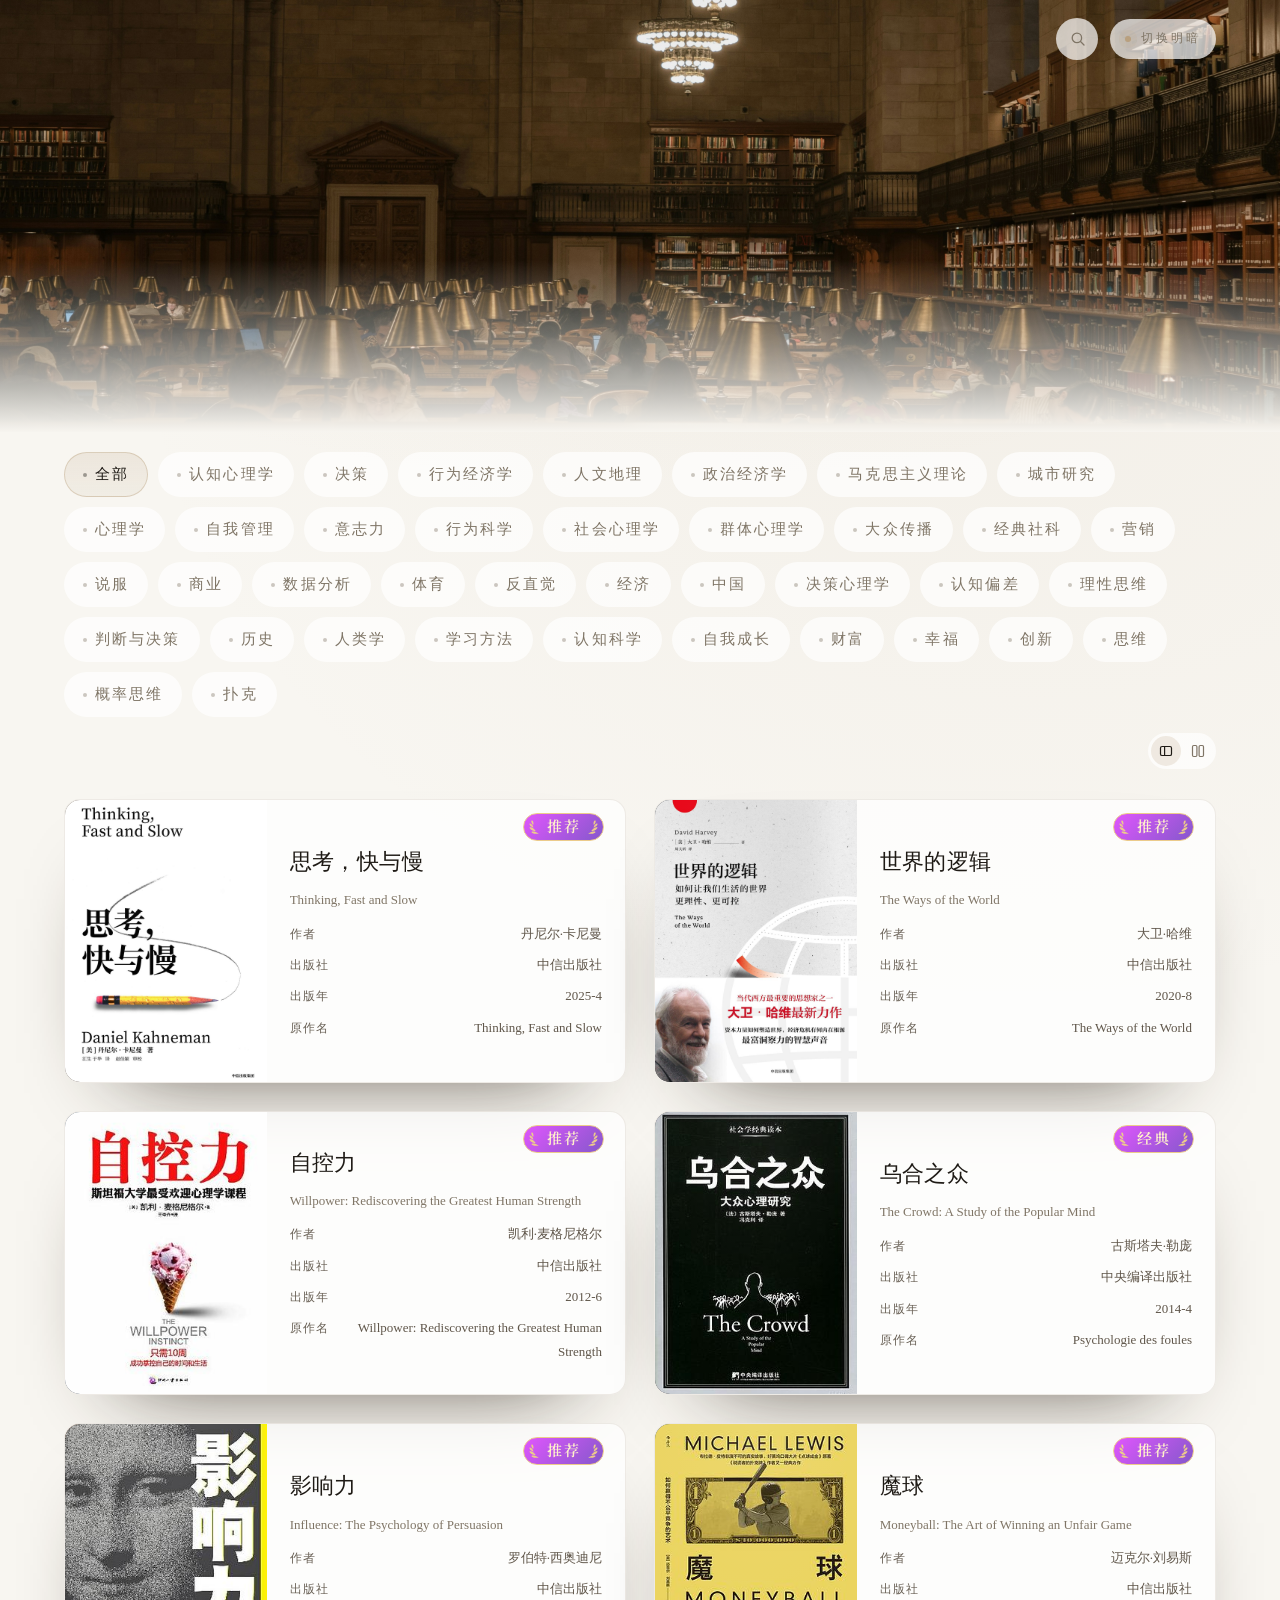
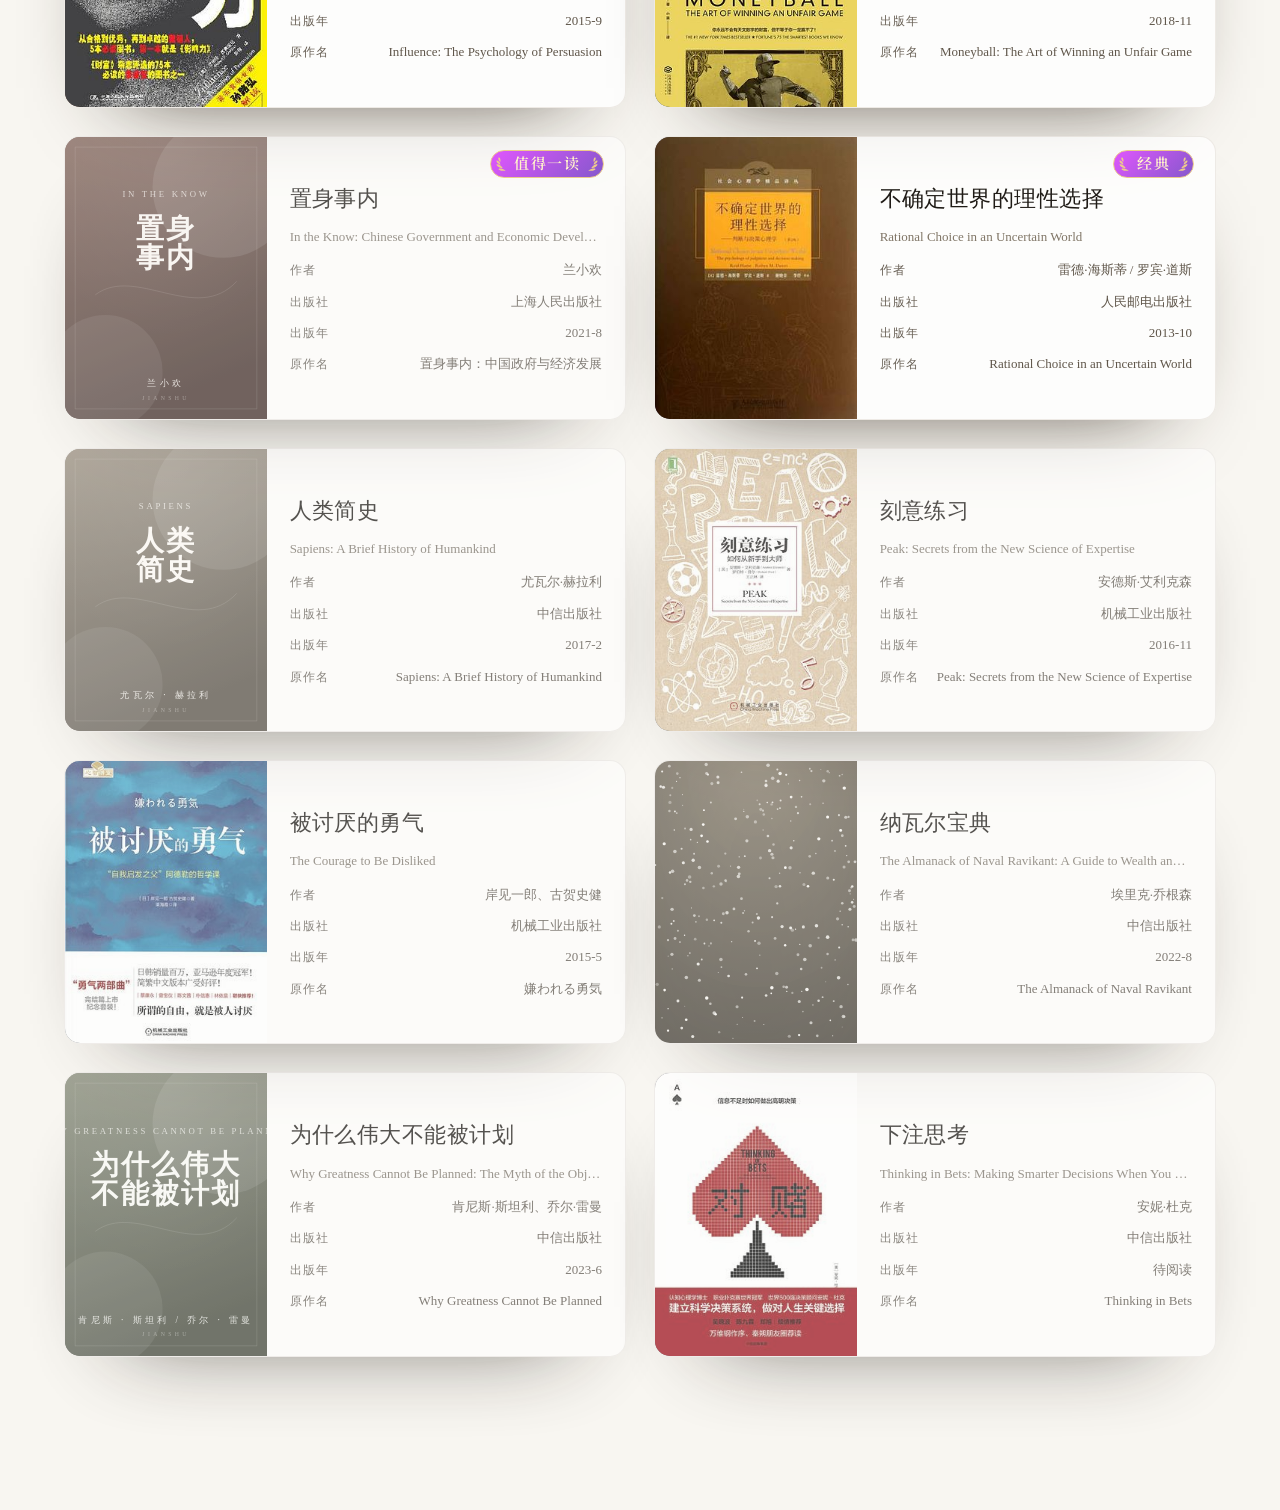
<file: index.html>
<!DOCTYPE html>
<html lang="zh-CN">
<head>
  <meta charset="UTF-8">
  <meta name="viewport" content="width=device-width, initial-scale=1.0">
  <title>荐书</title>
  <link rel="preconnect" href="https://fonts.googleapis.com">
  <link rel="preconnect" href="https://fonts.gstatic.com" crossorigin>
  <link href="https://fonts.googleapis.com/css2?family=Cormorant+Garamond:wght@400;500;600;700&family=Inter:wght@400;500;600&family=Lora:wght@400;500;600&family=Noto+Serif+SC:wght@400;500;600;700&display=swap" rel="stylesheet">
  <link rel="stylesheet" href="css/tokens.css">
  <link rel="stylesheet" href="css/base.css">
  <link rel="stylesheet" href="css/components.css">
  <link rel="stylesheet" href="css/shelf.css">
  <link rel="stylesheet" href="css/shelf-spoiler.css">
</head>
<body>
  <div class="page-banner page-banner--home" data-page-banner>
    <div class="page-banner__image" data-banner-image></div>
    <div class="page-banner__overlay"></div>
    <div class="page-banner__fade"></div>
  </div>
  <header class="site-header" data-site-header>
    <div class="site-header__bar" data-header-bar>
      <div class="site-header__lead" data-header-lead></div>
      <div class="site-header__search" data-search-slot>
        <form class="search" role="search" data-search-form>
          <button class="search__toggle" type="button" data-search-toggle
                  aria-label="搜索书籍" aria-expanded="false" aria-controls="site-search">
            <svg class="search__icon" width="16" height="16" viewBox="0 0 16 16" fill="none" aria-hidden="true">
              <circle cx="6.9" cy="6.9" r="4.7" stroke="currentColor" stroke-width="1.3"/>
              <path d="M10.5 10.5 14 14" stroke="currentColor" stroke-width="1.3" stroke-linecap="round"/>
            </svg>
          </button>
          <input class="search__input" id="site-search" name="q" type="search"
                 placeholder="搜索书名 / 作者 / 标签" autocomplete="off"
                 aria-label="搜索书籍" data-search-input>
          <button class="search__clear" type="button" data-search-clear aria-label="清除搜索" hidden>
            <svg width="12" height="12" viewBox="0 0 12 12" fill="none" aria-hidden="true">
              <path d="M9 3 3 9M3 3l6 6" stroke="currentColor" stroke-width="1.3" stroke-linecap="round"/>
            </svg>
          </button>
        </form>
      </div>
      <div class="site-header__trail" data-header-trail>
        <button class="theme-toggle" data-theme-toggle>
          <span class="theme-toggle__dot"></span>
          <span>切换明暗</span>
        </button>
      </div>
    </div>
  </header>
  <main>
    <section class="fade-in">
      <div class="shelf-toolbar">
        <div class="filter-bar" data-filter-bar></div>
        <div class="view-switch" role="group" aria-label="排列方式">
          <button class="view-switch__btn" type="button" data-view-btn="list" aria-label="一行两个：封面在左" aria-pressed="false">
            <svg width="14" height="14" viewBox="0 0 14 14" fill="none" aria-hidden="true">
              <rect x="1.5" y="2.5" width="11" height="9" rx="1.6" stroke="currentColor" stroke-width="1.2"/>
              <path d="M5.6 2.5v9" stroke="currentColor" stroke-width="1.2"/>
            </svg>
          </button>
          <button class="view-switch__btn" type="button" data-view-btn="poster" aria-label="竖向封面卡片" aria-pressed="false">
            <svg width="14" height="14" viewBox="0 0 14 14" fill="none" aria-hidden="true">
              <rect x="1.5" y="1.5" width="4.4" height="11" rx="1.2" stroke="currentColor" stroke-width="1.2"/>
              <rect x="8.1" y="1.5" width="4.4" height="11" rx="1.2" stroke="currentColor" stroke-width="1.2"/>
            </svg>
          </button>
        </div>
      </div>
    </section>
    <section class="shelf-wrap">
      <div class="shelf" data-shelf></div>
      <p class="shelf-empty" data-shelf-empty hidden>没有找到相关书籍，换个关键词或标签试试。</p>
    </section>
  </main>
  <script type="module">
    import { initTheme } from "./js/utils.js";
    import { initHeader } from "./js/header.js";
    import { renderShelf } from "./js/shelf.js";
    initTheme();
    initHeader();
    renderShelf();
    const banner = document.querySelector("[data-banner-image]");
    if (banner) {
      banner.style.backgroundImage = "url('assets/img/top/home.jpg')";
    }
  </script>
</body>
</html>
</file>
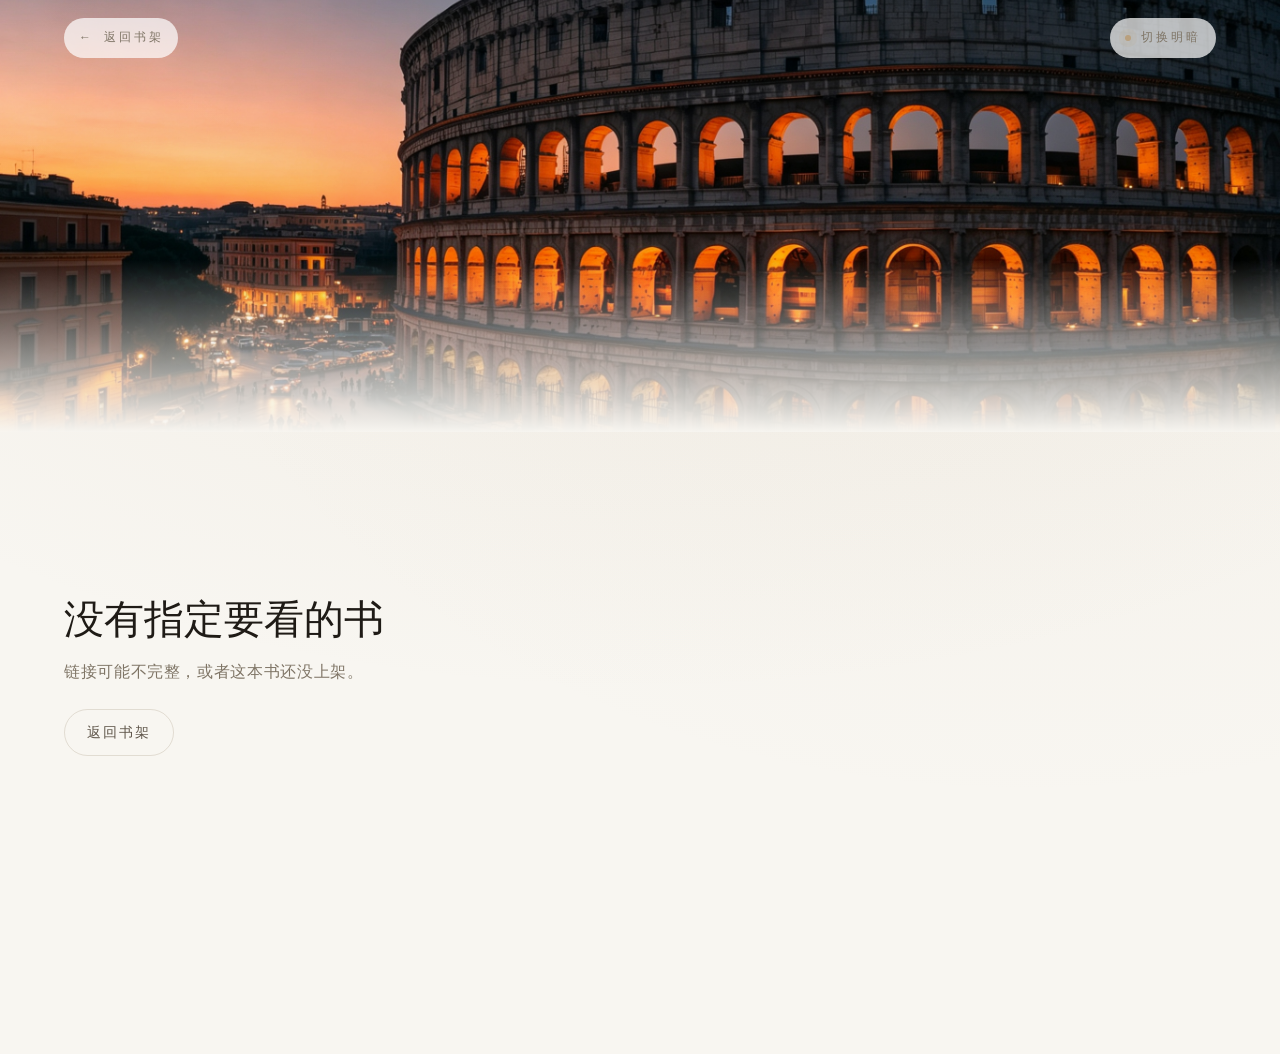
<file: book.html>
<!DOCTYPE html>
<html lang="zh-CN">
<head>
  <meta charset="UTF-8">
  <meta name="viewport" content="width=device-width, initial-scale=1.0">
  <title>荐书 · 详情</title>
  <link rel="preconnect" href="https://fonts.googleapis.com">
  <link rel="preconnect" href="https://fonts.gstatic.com" crossorigin>
  <link href="https://fonts.googleapis.com/css2?family=Cormorant+Garamond:wght@400;500;600;700&family=Inter:wght@400;500;600&family=Lora:wght@400;500;600&family=Noto+Serif+SC:wght@400;500;600;700&display=swap" rel="stylesheet">
  <link rel="stylesheet" href="css/tokens.css">
  <link rel="stylesheet" href="css/base.css">
  <link rel="stylesheet" href="css/components.css">
  <link rel="stylesheet" href="css/book-detail.css">
  <link rel="stylesheet" href="css/shelf-spoiler.css">
</head>
<body>
  <div class="page-banner page-banner--detail" data-page-banner>
    <div class="page-banner__image" data-banner-image></div>
    <div class="page-banner__overlay"></div>
    <div class="page-banner__fade"></div>
  </div>
  <header class="site-header" data-site-header>
    <div class="site-header__bar" data-header-bar>
      <div class="site-header__lead" data-header-lead>
        <a class="back-link" href="index.html">
          <span class="back-link__arrow">←</span>
          <span>返回书架</span>
        </a>
      </div>
      <div class="site-header__title" data-header-title aria-hidden="true"></div>
      <div class="site-header__trail" data-header-trail>
        <button class="theme-toggle" data-theme-toggle>
          <span class="theme-toggle__dot"></span>
          <span>切换明暗</span>
        </button>
      </div>
    </div>
  </header>
  <main data-book>
    <section class="detail-hero fade-in" data-hero>
      <div class="detail-hero__cover">
        <img class="detail-hero__img" data-cover alt="">
        <div class="detail-hero__glow" data-cover-glow></div>
        <div class="detail-hero__actions" data-cover-actions hidden>
          <a class="detail-cover__action detail-cover__read" data-cover-read hidden aria-label="在线阅读" title="在线阅读">
            <svg viewBox="0 0 24 24" width="18" height="18" fill="none" stroke="currentColor" stroke-width="1.6" stroke-linecap="round" stroke-linejoin="round" aria-hidden="true">
              <path d="M12 6.2C10.4 4.9 8.2 4.3 4.8 4.3v13.4c3.4 0 5.6.6 7.2 1.9 1.6-1.3 3.8-1.9 7.2-1.9V4.3c-3.4 0-5.6.6-7.2 1.9z"/>
              <path d="M12 6.2v13.4"/>
            </svg>
          </a>
          <div class="detail-hero__downloads" data-cover-downloads hidden></div>
        </div>
      </div>
      <div class="detail-hero__content">
        <span class="detail-kicker">书籍基础介绍</span>
        <h1 class="detail-title" data-title></h1>
        <p class="detail-title-en" data-title-en></p>
        <p class="detail-author" data-author></p>
        <div class="detail-tags" data-tags></div>
      </div>
      <aside class="detail-hero__photos" data-author-photos hidden aria-label="作者照片"></aside>
      <section class="detail-hero__bio" data-author-bio hidden>
        <h3 class="detail-hero__bio-title">关于作者</h3>
        <div class="detail-prose detail-hero__bio-text" data-author-desc></div>
      </section>
    </section>
    <div class="divider"></div>
    <section class="detail-section fade-in" data-intro-block>
      <header class="detail-section__header">
        <span class="detail-section__subtitle">Introduction</span>
        <h2 class="detail-section__title">书籍基础介绍</h2>
      </header>
      <div class="detail-prose" data-intro></div>
    </section>
    <div class="divider"></div>
    <section class="detail-section fade-in" data-summary-block>
      <header class="detail-section__header">
        <span class="detail-section__subtitle">AI Summary</span>
        <h2 class="detail-section__title">AI 汇总</h2>
      </header>
      <div class="detail-section" data-sum-text-block>
        <h3 class="detail-section__title" style="font-size: clamp(20px, 3vw, 28px);">文字</h3>
        <div class="detail-prose" data-sum-text></div>
      </div>
      <div class="detail-section" data-sum-core-block>
        <h3 class="detail-section__title" style="font-size: clamp(20px, 3vw, 28px);">核心</h3>
        <ul class="detail-list" data-sum-core></ul>
      </div>
      <div class="detail-section" data-sum-graph-block>
        <h3 class="detail-section__title" style="font-size: clamp(20px, 3vw, 28px);">图谱</h3>
        <div class="detail-graph" data-sum-graph></div>
      </div>
    </section>
    <div class="divider"></div>
    <section class="detail-section fade-in" data-quotes-block>
      <header class="detail-section__header">
        <span class="detail-section__subtitle">Quotes</span>
        <h2 class="detail-section__title">金句摘抄</h2>
      </header>
      <div class="detail-section" data-quotes></div>
    </section>
    <div class="divider"></div>
    <section class="detail-section fade-in" data-notes-block hidden>
      <header class="detail-section__header">
        <span class="detail-section__subtitle">Notes</span>
        <h2 class="detail-section__title">读者笔记</h2>
      </header>
      <article class="detail-notes" data-notes></article>
    </section>
    <div class="divider"></div>
    <section class="detail-section fade-in" data-extra-block>
      <header class="detail-section__header">
        <span class="detail-section__subtitle">Further Reading</span>
        <h2 class="detail-section__title">延伸阅读</h2>
      </header>
      <div class="detail-links" data-extra></div>
    </section>
    <div class="divider"></div>
    <section class="detail-section fade-in">
      <header class="detail-section__header">
        <span class="detail-section__subtitle">Related</span>
        <h2 class="detail-section__title">相关推荐其他书籍</h2>
      </header>
      <div class="detail-related" data-related></div>
    </section>
</main>
  <script type="module">
    import { initTheme } from "./js/utils.js";
    import { initHeader } from "./js/header.js";
    import { renderBook } from "./js/book-page.js";
    initTheme();
    initHeader();
    renderBook().catch((err) => {
      console.error("[detail] render failed", err);
      const root = document.querySelector("[data-book]");
      if (root) root.innerHTML = '<p class="detail-missing__title">这本书加载失败了，刷新试试。</p>';
    });
    const banner = document.querySelector("[data-banner-image]");
    if (banner) {
      const num = Math.floor(Math.random() * 9) + 1;
      banner.style.backgroundImage = `url('assets/img/top/${num}.jpg')`;
    }
  </script>
</body>
</html>
</file>
<file: css/tokens.css>
:root {
  /* Base */
  --bg: #f8f6f1;
  --bg-elev: #fbf9f5;
  --surface: rgba(255, 255, 255, 0.6);
  --surface-2: rgba(255, 255, 255, 0.8);
  --text-primary: #1f1b16;
  --text-secondary: #5f564a;
  --text-tertiary: #7f7566;
  --border: rgba(120, 100, 70, 0.18);
  --border-subtle: rgba(120, 100, 70, 0.12);
  --accent: #b9a07e;
  --accent-strong: #8f7a55;

  /* Glow from cover */
  --glow-1: rgba(185, 160, 126, 0.16);
  --glow-2: rgba(185, 160, 126, 0.08);

  /* Effects */
  --radius-sm: 10px;
  --radius-md: 14px;
  --radius-lg: 18px;
  --blur: 12px;
  --shadow-soft: 0 20px 60px -30px rgba(40, 30, 18, 0.9);
  --shadow-hover: 0 30px 80px -40px rgba(40, 30, 18, 1);
  --shadow-card: 0 40px 90px -60px rgba(40, 30, 18, 0.95);

  /* Motion */
  --ease-spring: cubic-bezier(0.25, 0.8, 0.25, 1);
  --ease-out-expo: cubic-bezier(0.16, 1, 0.3, 1);
  --dur-fast: 220ms;
  --dur-med: 320ms;
  --dur-slow: 420ms;
  /* 卡片悬停描边时长（JS 从该变量读取，改这一处即可） */
  --dur-trace: 3000ms;

  /* Typography */
  /* --font-serif: "Cormorant Garamond", "Noto Serif SC", "Songti SC", "STSong", serif;
  --font-serif-body: "Lora", "Cormorant Garamond", "Noto Serif SC", serif;
  --font-sans: "Inter", -apple-system, BlinkMacSystemFont, "Segoe UI", system-ui, sans-serif; */
}

[data-theme="dark"] {
  --bg: #12100c;
  --bg-elev: #16130d;
  --surface: rgba(28, 24, 18, 0.7);
  --surface-2: rgba(34, 29, 22, 0.86);
  --text-primary: #f5f1ec;
  --text-secondary: #c9c0b3;
  --text-tertiary: #d4d3d1;
  --border: rgba(198, 178, 150, 0.24);
  --border-subtle: rgba(198, 178, 150, 0.16);
  --accent: #d9c3a3;
  --accent-strong: #f0d9b8;
  --glow-1: rgba(217, 195, 163, 0.18);
  --glow-2: rgba(217, 195, 163, 0.1);
  --shadow-soft: 0 30px 70px -40px rgba(0, 0, 0, 0.95);
  --shadow-hover: 0 40px 90px -40px rgba(0, 0, 0, 1);
  --shadow-card: 0 50px 110px -60px rgba(0, 0, 0, 1);
}
</file>
<file: css/base.css>
@import url('https://fonts.googleapis.com/css2?family=Cormorant+Garamond:wght@400;500;600;700&family=Inter:wght@400;500;600&family=Lora:wght@400;500;600&family=Noto+Serif+SC:wght@400;500;600;700&display=swap');

*, *::before, *::after {
  box-sizing: border-box;
}

* {
  margin: 0;
  padding: 0;
  font: inherit;
}

html {
  color-scheme: light dark;
  scroll-behavior: smooth;
  /* 隐藏页面滚动条：仍可滚动，只是不占位、不显示 */
  scrollbar-width: none;
  -ms-overflow-style: none;
}

html::-webkit-scrollbar,
body::-webkit-scrollbar {
  display: none;
  width: 0;
  height: 0;
}

body {
  min-height: 100dvh;
  font-family: var(--font-serif-body);
  background: radial-gradient(1200px 800px at 50% -10%, var(--glow-1), transparent),
              radial-gradient(900px 700px at 80% 10%, var(--glow-2), transparent),
              var(--bg);
  color: var(--text-primary);
  line-height: 1.8;
  text-rendering: optimizeLegibility;
  -webkit-font-smoothing: antialiased;
  transition: background var(--dur-slow) var(--ease-out-expo), color var(--dur-slow) var(--ease-out-expo);
}

img, picture, video, canvas, svg {
  display: block;
  max-width: 100%;
}

button {
  border: 0;
  background: none;
  color: inherit;
  cursor: pointer;
}

a {
  color: inherit;
  text-decoration: none;
}

ul, ol {
  list-style: none;
}

:focus-visible {
  outline: 1px solid var(--accent);
  outline-offset: 4px;
}

/* 顶部大图高度：大图与正文的起始位置共用同一个变量，避免两边对不齐 */
:root {
  --banner-h: clamp(360px, 48vh, 680px);
}

.page-banner {
  position: absolute;
  top: 0;
  left: 0;
  width: 100%;
  height: var(--banner-h);
  overflow: hidden;
  pointer-events: none;
  isolation: isolate;
  z-index: 0;
}

.page-banner__image {
  position: absolute;
  inset: 0;
  background-size: cover;
  background-position: center;
  filter: saturate(1.02);
}

.page-banner__overlay {
  position: absolute;
  inset: 0;
  background: radial-gradient(140% 140% at 50% 0%, rgba(0, 0, 0, 0.06) 0%, transparent 55%);
}

[data-theme="dark"] .page-banner__overlay {
  background: radial-gradient(140% 140% at 50% 0%, rgba(0, 0, 0, 0.18) 0%, transparent 58%);
}

.page-banner__fade {
  position: absolute;
  inset: auto 0 -1px 0;
  height: 40%;
  background: linear-gradient(180deg, transparent 0%, var(--bg) 100%);
}

/* ---------- 顶部栏 ----------
   固定在最上层：页面未滚动时完全透明；滚动越过顶部大图后浮成一条玻璃条
   ========================================================= */

.site-header {
  --header-gap: 12px;
  --search-rest-w: 42px;

  /* 注意：这里不能用带 fill-forwards 的 opacity 动画。
     Chrome 会把该元素当成合成组，导致 ::before 的 backdrop-filter 采不到页面内容（玻璃失效）。
     所以用不带 fill 的入场动画，结束后自动回到自身样式。 */
  animation: header-in var(--dur-slow) var(--ease-out-expo);

  position: fixed;
  inset: 0 0 auto 0;
  z-index: 12;
  display: flex;
  justify-content: center;
  padding-inline: calc(clamp(32px, 10vw, 160px) / 2);
  border-bottom: 1px solid transparent;
  background: transparent;
  transition: border-color var(--dur-med) var(--ease-out-expo);
}

/* 玻璃底用伪元素做，才能淡入淡出（backdrop-filter 本身不可过渡） */
.site-header::before {
  content: "";
  position: absolute;
  inset: 0;
  z-index: -1;
  pointer-events: none;
  /* 高斯磨砂：靠大半径模糊把下方正文糊成色块（"透"的是颜色，不是文字），
     底色只叠三成多，摸起来是玻璃而不是一块实心板 */
  background: color-mix(in srgb, var(--bg) 62%, transparent);
  backdrop-filter: blur(20px) saturate(0.6);
  -webkit-backdrop-filter: blur(20px) saturate(0.6);
  /* 玻璃上沿一道极细的高光 */
  box-shadow: inset 0 1px 0 rgba(255, 255, 255, 0.12);
  opacity: 0;
  transition: opacity var(--dur-med) var(--ease-out-expo);
}

@keyframes header-in {
  from {
    opacity: 0;
    translate: 0 -6px;
  }
  to {
    opacity: 1;
    translate: 0 0;
  }
}

.site-header.is-condensed,
.site-header.is-searching {
  border-bottom-color: var(--border-subtle);
}

.site-header.is-condensed::before,
.site-header.is-searching::before {
  opacity: 1;
}

/* 深色下正文是浅色，穿透力更强，玻璃再浓一点 */
[data-theme="dark"] .site-header::before {
  background: color-mix(in srgb, var(--bg) 72%, transparent);
  box-shadow: inset 0 1px 0 rgba(255, 255, 255, 0.10);
}

@media (prefers-reduced-motion: reduce) {
  .site-header {
    animation: none;
  }
}

.site-header__bar {
  width: min(1300px, 100%);
  display: grid;
  grid-template-columns: 1fr auto 1fr;
  align-items: center;
  gap: var(--header-gap);
  padding-block: clamp(12px, 1.8vw, 18px);
}

.site-header__lead {
  grid-column: 1;
  justify-self: start;
  display: flex;
  align-items: center;
  min-width: 0;
}

.site-header__search {
  grid-column: 2;
  justify-self: center;
  display: flex;
  justify-content: flex-end;
}

/* 详情页：书名滚出视口后，在顶栏中间补一个书名（和书架搜索框同一个中列） */
.site-header__title {
  grid-column: 2;
  justify-self: center;
  max-width: min(46vw, 460px);
  overflow: hidden;
  white-space: nowrap;
  text-overflow: ellipsis;
  font-family: var(--font-serif, Georgia, serif);
  font-size: clamp(14px, 1.4vw, 17px);
  letter-spacing: 0.06em;
  color: var(--text-primary);
  opacity: 0;
  translate: 0 6px;
  pointer-events: none;
  transition:
    opacity var(--dur-med) var(--ease-out-expo),
    translate var(--dur-med) var(--ease-out-expo);
}

.site-header.is-title-visible .site-header__title {
  opacity: 1;
  translate: 0 0;
}

.site-header__trail {
  grid-column: 3;
  justify-self: end;
  display: flex;
  align-items: center;
  gap: 10px;
}

.theme-toggle {
  display: inline-flex;
  align-items: center;
  gap: 10px;
  padding: 8px 14px;
  border-radius: 999px;
  border: 1px solid transparent;
  background: color-mix(in srgb, var(--surface-2) 88%, transparent);
  font-size: 12px;
  letter-spacing: 0.24em;
  text-transform: uppercase;
  color: var(--text-tertiary);
  transition: all var(--dur-fast) var(--ease-spring);
  box-shadow: 0 10px 40px -30px rgba(40, 30, 18, 0.9);
}

.theme-toggle:hover {
  color: var(--text-primary);
  background: color-mix(in srgb, var(--surface-2) 96%, transparent);
}

[data-theme="dark"] .theme-toggle,
[data-theme="dark"] .filter-chip,
[data-theme="dark"] .back-link,
[data-theme="dark"] .detail-link,
[data-theme="dark"] .detail-file {
  box-shadow: 0 12px 50px -36px rgba(0, 0, 0, 0.95);
}

.theme-toggle__dot {
  width: 6px;
  height: 6px;
  border-radius: 50%;
  background: var(--accent);
  box-shadow: 0 0 0 6px color-mix(in srgb, var(--accent) 12%, transparent);
}

main {
  position: relative;
  z-index: 1;
  display: flex;
  flex-direction: column;
  gap: clamp(28px, 8vw, 30px);
  width: min(1300px, calc(100% - clamp(32px, 10vw, 160px)));
  margin: 0 auto;
  padding: calc(var(--banner-h) + clamp(18px, 6vw, 20px)) 0 clamp(80px, 12vw, 160px);
}

@media (max-width: 720px) {
  :root {
    --banner-h: clamp(300px, 44vh, 520px);
  }
  .site-header {
    padding-inline: calc(clamp(24px, 8vw, 80px) / 2);
  }
  /* 窄屏改成 flex：搜索框占据中间剩余空间，避免与右侧主题按钮重叠 */
  .site-header__bar {
    display: flex;
    justify-content: space-between;
    gap: 10px;
  }
  .site-header__lead {
    flex: 0 0 auto;
  }
  .site-header__search {
    flex: 1 1 auto;
    min-width: 0;
  }
  .site-header__trail {
    flex: 0 0 auto;
  }
  main {
    width: min(1300px, calc(100% - clamp(24px, 8vw, 80px)));
    padding: calc(var(--banner-h) + clamp(16px, 6vw, 32px)) 0 clamp(64px, 10vw, 120px);
  }
}


.visually-hidden {
  position: absolute;
  width: 1px;
  height: 1px;
  padding: 0;
  margin: -1px;
  overflow: hidden;
  clip: rect(0, 0, 0, 0);
  border: 0;
}

.fade-in {
  opacity: 0;
  /* 用独立的 translate 属性，把 transform 留给交互动效 */
  translate: 0 14px;
  animation: fade-in var(--dur-slow) var(--ease-out-expo) forwards;
}

.fade-in:nth-child(2) { animation-delay: 60ms; }
.fade-in:nth-child(3) { animation-delay: 120ms; }
.fade-in:nth-child(4) { animation-delay: 180ms; }

@keyframes fade-in {
  to {
    opacity: 1;
    translate: 0 0;
  }
}
</file>
<file: css/components.css>
.filter-bar {
  display: flex;
  flex-wrap: wrap;
  align-items: center;
  gap: 10px;
}

.filter-chip {
  display: inline-flex;
  align-items: center;
  gap: 8px;
  padding: 8px 18px;
  border-radius: 999px;
  border: 1px solid transparent;
  background: color-mix(in srgb, var(--surface-2) 86%, transparent);
  font-size: 15px;
  letter-spacing: 0.14em;
  text-transform: uppercase;
  color: var(--text-tertiary);
  transition: all var(--dur-fast) var(--ease-spring);
  box-shadow: 0 10px 40px -30px rgba(40, 30, 18, 0.9);
}

.filter-chip::before {
  content: "";
  width: 4px;
  height: 4px;
  border-radius: 50%;
  background: currentColor;
  opacity: 0.4;
}

.filter-chip:hover {
  color: var(--text-primary);
  background: color-mix(in srgb, var(--surface-2) 94%, transparent);
}

.filter-chip.is-active {
  color: var(--text-primary);
  border-color: color-mix(in srgb, var(--accent) 40%, transparent);
  background: linear-gradient(180deg, color-mix(in srgb, var(--accent) 18%, transparent) 0%, color-mix(in srgb, var(--accent) 10%, transparent) 100%);
}

.back-link {
  display: inline-flex;
  align-items: center;
  gap: 10px;
  padding: 8px 14px;
  border-radius: 999px;
  border: 1px solid transparent;
  background: color-mix(in srgb, var(--surface-2) 88%, transparent);
  font-size: 12px;
  letter-spacing: 0.24em;
  text-transform: uppercase;
  color: var(--text-tertiary);
  transition: all var(--dur-fast) var(--ease-spring);
  box-shadow: 0 10px 40px -30px rgba(40, 30, 18, 0.9);
}

.back-link:hover {
  color: var(--text-primary);
  background: color-mix(in srgb, var(--surface-2) 96%, transparent);
}

.back-link__arrow {
  transition: transform var(--dur-fast) var(--ease-spring);
}

.back-link:hover .back-link__arrow {
  transform: translateX(-4px);
}

.divider {
  width: 100%;
  height: 1px;
  background: radial-gradient(circle, var(--border) 0%, transparent 70%);
}

/* ---------- 顶部搜索 ----------
   收缩态是一枚靠右的放大镜；展开态变成一条输入框（宽屏居中、窄屏铺满中间）
   ========================================================= */

.site-header__search {
  opacity: 0;
  transition: opacity 320ms var(--ease-out-expo);
}

.site-header.is-ready .site-header__search {
  opacity: 1;
}

@media (min-width: 721px) {
  .site-header__search {
    transform: translateX(var(--search-rest-x, 0px));
    transition:
      transform 560ms var(--ease-out-expo),
      opacity 320ms var(--ease-out-expo);
  }
  .site-header__search.is-open {
    transform: translateX(0);
  }
}

.search {
  display: flex;
  align-items: center;
  width: var(--search-rest-w, 42px);
  height: 42px;
  border-radius: 999px;
  border: 1px solid transparent;
  background: color-mix(in srgb, var(--surface-2) 88%, transparent);
  box-shadow: 0 10px 40px -30px rgba(40, 30, 18, 0.9);
  overflow: hidden;
  transition:
    width 560ms var(--ease-out-expo),
    background-color var(--dur-fast) var(--ease-spring),
    border-color var(--dur-fast) var(--ease-spring),
    box-shadow var(--dur-med) var(--ease-spring);
}

.search:focus-within {
  border-color: color-mix(in srgb, var(--accent) 45%, transparent);
  background: color-mix(in srgb, var(--surface-2) 96%, transparent);
  box-shadow:
    0 0 0 4px color-mix(in srgb, var(--accent) 12%, transparent),
    0 10px 40px -30px rgba(40, 30, 18, 0.9);
}

.site-header__search.is-open .search {
  width: min(420px, 42vw);
  background: color-mix(in srgb, var(--surface-2) 94%, transparent);
}

.search__toggle {
  flex: none;
  display: grid;
  place-items: center;
  width: 42px;
  height: 42px;
  border-radius: 999px;
  color: var(--text-tertiary);
  transition: color var(--dur-fast) var(--ease-spring);
}

.search__toggle:hover {
  color: var(--text-primary);
}

.search__input {
  flex: 1 1 auto;
  width: 0;
  min-width: 0;
  height: 100%;
  padding: 0 16px 0 0;
  border: 0;
  background: transparent;
  color: var(--text-primary);
  font-family: var(--font-sans);
  font-size: 13px;
  letter-spacing: 0.02em;
  outline: none;
  opacity: 0;
  pointer-events: none;
  transition: opacity 220ms var(--ease-spring);
}

.site-header__search.is-open .search__input {
  opacity: 1;
  pointer-events: auto;
  transition-delay: 160ms;
}

.search__input::placeholder {
  color: var(--text-tertiary);
}

.search__input::-webkit-search-cancel-button,
.search__input::-webkit-search-decoration {
  -webkit-appearance: none;
  appearance: none;
  display: none;
}

.search__clear[hidden] {
  display: none;
}

.search__clear {
  flex: none;
  display: grid;
  place-items: center;
  width: 26px;
  height: 26px;
  margin-right: 8px;
  border-radius: 50%;
  color: var(--text-tertiary);
  transition: color var(--dur-fast) var(--ease-spring), background-color var(--dur-fast) var(--ease-spring);
}

.search__clear:hover {
  color: var(--text-primary);
  background: color-mix(in srgb, var(--accent) 14%, transparent);
}

@media (max-width: 720px) {
  .site-header__search.is-open .search {
    width: 100%;
  }
}
</file>
<file: css/shelf.css>
/* =========================================================
   书架（列表） + 书籍详情弹层
   描边动画：hover 持续 5s，沿卡片真实路径 0 → 100% 匀速绘制
   ========================================================= */

.shelf-wrap {
  display: flex;
  flex-direction: column;
  gap: clamp(18px, 4vw, 32px);
  /* 筛选到零结果时页面不至于瞬间塌陷，避免滚动位置被顶回顶部 */
  min-height: clamp(240px, 42vh, 460px);
}

.shelf {
  display: grid;
  grid-template-columns: repeat(auto-fill, minmax(280px, 1fr));
  gap: clamp(18px, 4vw, 36px);
}

.shelf-empty {
  padding: clamp(48px, 10vw, 96px) 0;
  text-align: center;
  color: var(--text-tertiary);
  letter-spacing: 0.16em;
  font-size: 14px;
}

.book-card {
  position: relative;
  display: flex;
  flex-direction: column;
  width: 100%;
  border-radius: calc(var(--radius-lg) - 2px);
  isolation: isolate;
  cursor: pointer;
  outline: none;
  -webkit-tap-highlight-color: transparent;
  transition: transform var(--dur-slow) var(--ease-spring);
}

.book-card:focus-visible {
  outline: 1px solid color-mix(in srgb, var(--accent) 55%, transparent);
  outline-offset: 6px;
}

@media (hover: hover) and (pointer: fine) {
  .book-card:hover {
    transform: translateY(-5px);
    z-index: 2;
  }
}

/* ---------- 描边层 ---------- */

.book-card__border {
  /* 向外扩一圈（= js/shelf.js 的 TRACE_PAD）：描边落在卡片轮廓外侧，浅色页面上更清晰 */
  position: absolute;
  inset: -8px;
  z-index: 3;
  pointer-events: none;
  opacity: 0;
  transition: opacity 200ms var(--ease-spring);
}

.book-card.is-tracing .book-card__border,
.book-card.is-traced .book-card__border {
  opacity: 1;
}

.book-card__border-svg {
  position: absolute;
  inset: 0;
  width: 100%;
  height: 100%;
  overflow: visible;
}

.book-card__border-track,
.book-card__border-stroke {
  fill: none;
  stroke-linecap: round;
  stroke-linejoin: round;
}

/* 底轨：让「正在绘制」这件事可被看见（进度轨道） */
.book-card__border-track {
  stroke: color-mix(in srgb, var(--accent) 32%, transparent);
  stroke-width: 1px;
  opacity: 0;
  transition: opacity 320ms var(--ease-out-expo);
}

.book-card.is-tracing .book-card__border-track {
  opacity: 1;
}

/* 主描边：pathLength=1，dasharray/dashoffset 都在 0~1 之间插值 */
.book-card__border-stroke {
  stroke: var(--accent-strong);
  stroke-width: 2px;
  stroke-dasharray: 1;
  stroke-dashoffset: 1;
  filter: drop-shadow(0 0 5px color-mix(in srgb, var(--accent) 38%, transparent));
}

/* ---------- 卡片本体 ---------- */

.book-card__inner {
  position: relative;
  flex: 1 1 auto; /* 卡片被网格等高拉伸时，内容块跟着填满，否则底部会露出空隙 */
  display: flex;
  flex-direction: column;
  border-radius: inherit;
  overflow: hidden;
  background: color-mix(in srgb, var(--surface-2) 92%, transparent);
  border: 1px solid var(--border-subtle);
  box-shadow: var(--shadow-card);
  transition:
    box-shadow var(--dur-slow) var(--ease-spring),
    border-color var(--dur-med) var(--ease-spring);
}

.book-card:hover .book-card__inner {
  box-shadow: var(--shadow-hover);
  border-color: color-mix(in srgb, var(--accent) 24%, var(--border-subtle));
}

.book-card__cover-area {
  position: relative;
  display: flex;
  align-items: center;
  justify-content: center;
  padding: clamp(18px, 4vw, 26px);
  background: radial-gradient(120% 120% at 50% 0%, var(--book-card-accent, var(--glow-1)) 0%, var(--book-card-bg-bottom, var(--bg-elev)) 100%);
  overflow: hidden;
  min-height: clamp(220px, 28vw, 280px);
}

.book-card__cover-frame {
  position: relative;
  width: clamp(150px, 46%, 190px);
  aspect-ratio: 3 / 4.2;
  border-radius: calc(var(--radius-md) - 4px);
  overflow: hidden;
  box-shadow: 0 40px 80px -60px rgba(0, 0, 0, 0.9);
  transform-origin: 50% 50%;
  transition:
    transform var(--dur-slow) var(--ease-spring),
    box-shadow var(--dur-slow) var(--ease-spring);
}

.book-card__cover {
  width: 100%;
  height: 100%;
  object-fit: cover;
  transform-origin: 50% 50%;
  transition: transform 620ms var(--ease-out-expo);
}

@media (hover: hover) and (pointer: fine) {
  .book-card:hover .book-card__cover-frame {
    transform: scale(1.055);
    box-shadow: 0 26px 52px -30px color-mix(in srgb, var(--accent-strong) 55%, transparent);
  }
  .book-card:hover .book-card__cover {
    transform: scale(1.045);
  }
}

.book-card__cover-frame::after {
  content: "";
  position: absolute;
  inset: 0;
  background: radial-gradient(120% 120% at 50% 0%, rgba(255, 255, 255, 0.08) 0%, transparent 60%);
  pointer-events: none;
}

/* 推荐角标：紫金 + 麦穗奖章风格 */
.book-card__pin {
  --pin-gold: #eccb8b;
  --pin-gold-soft: #fff1cb;
  --pin-purple: #e056fd;
  --pin-purple-deep: #8558cc;

  /* 麦穗三件套：宽度 / 距边缘 / 距文字，改这三个值就能调间距 */
  --pin-sprig-w: 15px;
  --pin-sprig-h: 20px;
  --pin-sprig-inset: 5px;
  --pin-sprig-gap: 3px;

  position: absolute;
  top: 12px;
  left: 12px;
  display: inline-flex;
  align-items: center;
  justify-content: center;
  /* 左右留出「边距 + 麦穗 + 间隙」，文字自然居中 */
  padding: 2px calc(var(--pin-sprig-inset) + var(--pin-sprig-w) + var(--pin-sprig-gap));
  border-radius: 999px;
  border: 0.5px solid var(--pin-gold);
  background: linear-gradient(135deg, var(--pin-purple) 0%, var(--pin-purple-deep) 100%);
  color: var(--pin-gold-soft);
  /* 衬线 + 宽字距，做出奖章铭文的观感；变量缺失时也有兜底 */
  font-family: var(--font-serif, "Cormorant Garamond", "Noto Serif SC", "Songti SC", Georgia, serif);
  font-size: 15px;
  line-height: 1.2;
  font-weight: 600;
  letter-spacing: 0.2em;
  text-transform: uppercase;
  /* 外圈金边 + 内圈一道细金环，做出奖章的双层边 */
  /* box-shadow:
    inset 0 0 0 2px color-mix(in srgb, var(--pin-gold) 34%, transparent),
    0 12px 26px -16px rgba(52, 24, 84, 0.95); */
  z-index: 1;
}

/* 两侧麦穗：绝对定位，间距不会被 flex 的盒子留白带偏 */
.book-card__pin::before,
.book-card__pin::after {
  content: "";
  position: absolute;
  top: 50%;
  width: var(--pin-sprig-w);
  height: var(--pin-sprig-h);
  margin-top: calc(var(--pin-sprig-h) / -2);
  background-color: var(--pin-gold);
  -webkit-mask: url("../assets/img/wheat.svg") center / 100% 100% no-repeat;
  mask: url("../assets/img/wheat.svg") center / 100% 100% no-repeat;
  pointer-events: none;
}

.book-card__pin::before {
  left: var(--pin-sprig-inset);
}

.book-card__pin::after {
  right: var(--pin-sprig-inset);
  transform: scaleX(-1);
}

[data-theme="dark"] .book-card__pin {
  --pin-purple: #e056fd;
  --pin-purple-deep: #8558cc;
}

.book-card__meta {
  display: flex;
  flex-direction: column;
  gap: 12px;
  padding: 18px clamp(18px, 4vw, 22px) 22px;
  min-width: 0;
}

.book-card__meta-header {
  display: flex;
  flex-direction: column;
  gap: 6px;
  min-width: 0;
}

.book-card__title {
  font-family: var(--font-serif);
  font-size: clamp(20px, 2.1vw, 24px);
  letter-spacing: 0.02em;
  overflow: hidden;
  text-overflow: ellipsis;
  white-space: nowrap;
}

.book-card__title-en {
  font-size: clamp(13px, 1vw, 14px);
  color: var(--text-tertiary);
  overflow: hidden;
  text-overflow: ellipsis;
  white-space: nowrap;
  display: block;
}

.book-card__meta-list {
  display: flex;
  flex-direction: column;
  gap: 8px;
}

.book-card__meta-item {
  display: flex;
  align-items: baseline;
  justify-content: space-between;
  gap: 12px;
  font-size: 13px;
}

/* 键名原来 11px + 0.18em 字距太小，看不清，放大并提亮 */
.book-card__meta-key {
  flex: none;
  color: color-mix(in srgb, var(--text-secondary) 94%, transparent);
  letter-spacing: 0.1em;
  text-transform: uppercase;
  font-size: 12px;
  line-height: 1.5;
}

.book-card__meta-value {
  color: var(--text-secondary);
  text-align: right;
}

.book-card.is-inactive .book-card__inner {
  filter: grayscale(0.4);
  opacity: 0.75;
}

.book-card.is-inactive:hover .book-card__inner {
  filter: grayscale(0);
  opacity: 1;
}

.book-card.is-hidden {
  display: none;
}

@media (prefers-reduced-motion: reduce) {
  .book-card,
  .book-card__cover-frame,
  .book-card__cover {
    transition: none;
  }
  .book-card:hover {
    transform: none;
  }
  .book-card:hover .book-card__cover-frame,
  .book-card:hover .book-card__cover {
    transform: none;
  }
}

/* =========================================================
   排列方式：一行两个的横向卡片（封面在左 / 信息在右）
   通过 [data-view="list"] 切换，poster 为默认的竖向卡片
   ========================================================= */

.shelf-toolbar {
  display: flex;
  align-items: center;
  gap: 16px;
  flex-wrap: wrap;
}

.shelf-toolbar .filter-bar {
  flex: 1 1 auto;
  min-width: 0;
}

.view-switch {
  flex: none;
  margin-left: auto;
  display: flex;
  gap: 2px;
  padding: 3px;
  border-radius: 999px;
  background: color-mix(in srgb, var(--surface-2) 86%, transparent);
  box-shadow: 0 10px 40px -30px rgba(40, 30, 18, 0.9);
}

.view-switch__btn {
  display: grid;
  place-items: center;
  width: 30px;
  height: 30px;
  border-radius: 999px;
  color: var(--text-tertiary);
  transition: all var(--dur-fast) var(--ease-spring);
}

.view-switch__btn:hover {
  color: var(--text-primary);
}

.view-switch__btn.is-active {
  color: var(--text-primary);
  background: color-mix(in srgb, var(--accent) 20%, transparent);
}

/* ---------- 横向卡片 ---------- */

.shelf[data-view="list"] {
  grid-template-columns: repeat(2, minmax(0, 1fr));
  /* 所有行等高：内容长短不一的卡片不会再一高一低 */
  grid-auto-rows: 1fr;
  gap: clamp(16px, 2.4vw, 28px);
}

.shelf[data-view="list"] .book-card__inner {
  flex-direction: row;
  align-items: stretch;
}

.shelf[data-view="list"] .book-card__cover-area {
  flex: 0 0 clamp(148px, 36%, 224px);
  padding: 0;
  /* 高度按封面的比例由宽度推出；信息栏更高时会被拉伸，图片跟着填满 */
  aspect-ratio: 3 / 4.2;
}

/* 封面铺满整个左栏（圆角交给卡片本体裁切） */
.shelf[data-view="list"] .book-card__cover-frame:not(.book-card__cover-frame--ghost) {
  position: absolute;
  inset: 0;
  width: 100%;
  height: 100%;
  max-width: none;
  aspect-ratio: auto;
  border-radius: 0;
  box-shadow: none;
}

/* 横排不再做 hover 放大 */
.shelf[data-view="list"] .book-card:hover .book-card__cover-frame,
.shelf[data-view="list"] .book-card:hover .book-card__cover {
  transform: none;
}

.shelf[data-view="list"] .book-card__meta {
  flex: 1 1 auto;
  min-width: 0;
  justify-content: center;
  gap: 10px;
  padding: clamp(16px, 1.8vw, 22px) clamp(16px, 1.8vw, 24px);
}

.shelf[data-view="list"] .book-card__title {
  font-size: clamp(20px, 1.7vw, 26px);
}

/* 无封面卡片的隐形占位框：只占位不显示 */
.book-card__cover-frame--ghost {
  visibility: hidden;
  box-shadow: none;
}

/* 横排：角标绝对定位在信息区右上角，不参与布局，卡片高度不会被它撑高 */
.shelf[data-view="list"] .book-card__pin {
  top: 14px;
  right: clamp(16px, 1.8vw, 22px);
  left: auto;
  /* 只改上下内边距；左右必须由「麦穗宽 + 间隙」推导，否则会压到文字 */
  padding-block: 4px;
  font-size: 15px;
  letter-spacing: 0.1em;
}

/* 只给书名留避让位（副标题还能用满宽度），长书名不会钻到角标下面 */
.shelf[data-view="list"] .book-card__title {
  padding-right: 68px;
}

/* 窄屏：横向卡片改成一列，避免信息栏被压扁 */
@media (max-width: 900px) {
  .shelf[data-view="list"] {
    /* 必须用 minmax(0,1fr)：1fr 的最小值是 min-content，会把卡片撑破视口 */
    grid-template-columns: minmax(0, 1fr);
  }
}

@media (max-width: 480px) {
  .shelf[data-view="list"] .book-card__cover-area {
    flex-basis: 132px;
  }
  /* 窄屏信息栏只有 ~190px，放不下"角标 + 书名"一行 —— 角标挪到封面上，仍不占布局 */
  .shelf[data-view="list"] .book-card__pin {
    top: 10px;
    left: 10px;
    right: auto;
  }
  .shelf[data-view="list"] .book-card__title {
    padding-right: 0;
  }
  .shelf[data-view="list"] .book-card__meta {
    gap: 8px;
  }
}
</file>
<file: css/shelf-spoiler.css>
/* =========================================================
   待读（无封面）星尘占位层：卡片封面区 + 弹窗缩略图共用
   ========================================================= */

.book-card__cover-area--spoiler {
  position: relative;
  overflow: hidden;
}

.book-card__spoiler-blur {
  position: absolute;
  inset: -14%;
  background: radial-gradient(140% 140% at 50% 18%, color-mix(in srgb, var(--accent) 16%, transparent) 0%, transparent 68%),
              radial-gradient(110% 110% at 50% 82%, rgba(0, 0, 0, 0.16) 0%, transparent 72%);
  filter: blur(24px);
  opacity: 0.95;
}

.book-card__spoiler-canvas {
  position: absolute;
  inset: 0;
  width: 100%;
  height: 100%;
  cursor: pointer;
  z-index: 2;
}
</file>
<file: css/book-detail.css>
.detail-hero {
  display: grid;
  /* 第一行：封面 / 基础信息 / 作者照片；第二行：作者简介（横跨整行） */
  grid-template-columns: minmax(210px, 280px) minmax(0, 1fr) auto;
  grid-template-rows: auto auto;
  column-gap: clamp(28px, 5vw, 56px);
  row-gap: clamp(22px, 3vw, 34px);
  align-items: center;
}

.detail-hero__content {
  grid-column: 2;
  grid-row: 1;
  align-self: center;
}

.detail-hero__photos {
  grid-column: 3;
  grid-row: 1;
  align-self: center;
}

/* 简介占满整行：封面和照片下方都不会留下空档 */
.detail-hero__bio {
  grid-column: 1 / -1;
  grid-row: 2;
  max-width: min(100%, 1000px);
}

/* 作者照片：横向叠放；hover 时脱离文档流竖着展开（容器尺寸固定，占位不塌） */
.detail-hero__photos {
  --photo-w: clamp(120px, 12vw, 164px);
  --photo-overlap: 0.34;

  position: relative;
  justify-self: end;
  align-self: center;
  z-index: 1;
  width: calc(var(--photo-w) * (1 + (var(--photo-count, 1) - 1) * var(--photo-overlap)));
  height: calc(var(--photo-w) * 4 / 3);
}

.detail-hero__photos[hidden] {
  display: none;
}

/* 展开时浮在简介上层 */
.detail-hero__photos:hover {
  z-index: 4;
}

.detail-hero__photo {
  position: absolute;
  top: 0;
  left: 0;
  width: var(--photo-w);
  aspect-ratio: 3 / 4;
  object-fit: cover;
  border-radius: 14px;
  border: 1px solid var(--border-subtle);
  background: var(--surface-2);
  box-shadow: 0 30px 60px -40px rgba(40, 30, 18, 0.95);
  transform: translateX(calc(var(--i, 0) * 34%)) rotate(var(--tilt, 0deg));
  transition:
    transform var(--dur-slow) var(--ease-spring),
    box-shadow var(--dur-slow) var(--ease-spring);
}

.detail-hero__photo:nth-child(1) {
  --tilt: -3deg;
}

.detail-hero__photo:nth-child(2) {
  --tilt: 2.5deg;
}

.detail-hero__photo:nth-child(3) {
  --tilt: -1.5deg;
}

.detail-hero__photo:nth-child(n + 4) {
  --tilt: 1.5deg;
}

/* hover：从当前位置往下竖着排开，每张都完整露出（间距 2px），绝对定位所以不影响布局 */
.detail-hero__photos:hover .detail-hero__photo {
  transform: translateX(calc((var(--photo-count, 1) - 1) * 17%))
    translateY(calc(var(--i, 0) * 101%))
    rotate(0deg);
  box-shadow: 0 40px 70px -40px rgba(40, 30, 18, 0.85);
}


/* 作者简介：放在基础信息下面，没有就整块隐藏 */
.detail-hero__bio {
  padding-top: clamp(16px, 2vw, 22px);
  border-top: 1px solid var(--border-subtle);
  /* 跨满「信息列 + 照片列」，不额外限宽：行数更少，右侧不会被照片列留白 */
}

.detail-hero__bio[hidden] {
  display: none;
}

.detail-hero__bio-title {
  font-size: 11px;
  letter-spacing: 0.34em;
  text-transform: uppercase;
  color: var(--text-tertiary);
  margin-bottom: 12px;
}

.detail-hero__bio-text {
  position: relative;
  color: var(--text-secondary);
  font-size: clamp(14px, 1vw, 15.5px);
  line-height: 1.85;
}

/* 逐行下划线：JS 按真实行盒生成 .bio-underline，逐行从左往右画出来（移出反向收回） */
.bio-underline {
  position: absolute;
  height: 1.5px;
  border-radius: 2px;
  background: color-mix(in srgb, var(--accent-strong) 82%, transparent);
  transform: scaleX(0);
  transform-origin: left center;
  pointer-events: none;
  transition: transform 420ms var(--ease-out-expo);
  will-change: transform;
}

.detail-hero__bio-text.is-underlined .bio-underline {
  transform: scaleX(1);
}

@media (prefers-reduced-motion: reduce) {
  .bio-underline {
    transition: none;
  }
}

.detail-hero__bio-text p {
  margin: 0 0 10px;
}

.detail-hero__bio-text p:last-child {
  margin-bottom: 0;
}

.detail-hero__bio-author + .detail-hero__bio-author {
  margin-top: 18px;
}

.detail-hero__bio-name {
  font-family: var(--font-serif, Georgia, serif);
  font-size: 15px;
  color: var(--text-primary);
  margin-bottom: 6px;
}

.detail-hero__cover {
  position: relative;
  grid-column: 1;
  grid-row: 1;
  align-self: center;
  aspect-ratio: 3 / 4.2;
  border-radius: calc(var(--radius-lg) - 4px);
  overflow: hidden;
  box-shadow: var(--shadow-card);
}

.detail-hero__img {
  width: 100%;
  height: 100%;
  object-fit: cover;
}

/* 封面右下角：在线阅读 + 源文件下载，有内容才出现 */
.detail-hero__actions {
  position: absolute;
  right: 10px;
  bottom: 10px;
  display: flex;
  gap: 8px;
  z-index: 3;
}

.detail-hero__actions[hidden],
.detail-hero__downloads[hidden],
.detail-cover__read[hidden] {
  display: none;
}

.detail-hero__downloads {
  display: flex;
  gap: 8px;
}

.detail-cover__action {
  display: inline-flex;
  align-items: center;
  justify-content: center;
  width: 38px;
  height: 38px;
  border-radius: 50%;
  color: var(--text-primary);
  background: color-mix(in srgb, var(--bg) 68%, transparent);
  border: 1px solid var(--border);
  backdrop-filter: blur(16px) saturate(1.3);
  -webkit-backdrop-filter: blur(16px) saturate(1.3);
  box-shadow: 0 14px 34px -20px rgba(40, 30, 18, 0.95);
  transition:
    color var(--dur-fast) var(--ease-spring),
    background var(--dur-fast) var(--ease-spring),
    border-color var(--dur-fast) var(--ease-spring),
    transform var(--dur-fast) var(--ease-spring);
}

.detail-cover__action:hover {
  color: #fff;
  background: color-mix(in srgb, var(--accent-strong) 88%, transparent);
  border-color: color-mix(in srgb, var(--accent-strong) 60%, transparent);
  transform: translateY(-2px);
}

.detail-cover__action:focus-visible {
  outline: 2px solid var(--accent-strong);
  outline-offset: 2px;
}

[data-theme="dark"] .detail-cover__action {
  background: color-mix(in srgb, #14110c 60%, transparent);
}

.detail-cover__download {
  display: inline-flex;
  align-items: center;
  justify-content: center;
  width: 38px;
  height: 38px;
  border-radius: 50%;
  color: var(--text-primary);
  background: color-mix(in srgb, var(--bg) 68%, transparent);
  border: 1px solid var(--border);
  backdrop-filter: blur(16px) saturate(1.3);
  -webkit-backdrop-filter: blur(16px) saturate(1.3);
  box-shadow: 0 14px 34px -20px rgba(40, 30, 18, 0.95);
  transition:
    color var(--dur-fast) var(--ease-spring),
    background var(--dur-fast) var(--ease-spring),
    border-color var(--dur-fast) var(--ease-spring),
    transform var(--dur-fast) var(--ease-spring);
}

.detail-cover__download:hover {
  color: #fff;
  background: color-mix(in srgb, var(--accent-strong) 88%, transparent);
  border-color: color-mix(in srgb, var(--accent-strong) 60%, transparent);
  transform: translateY(-2px);
}

.detail-cover__download:focus-visible {
  outline: 2px solid var(--accent-strong);
  outline-offset: 2px;
}

[data-theme="dark"] .detail-cover__download {
  background: color-mix(in srgb, #14110c 60%, transparent);
}

.detail-hero__glow {
  position: absolute;
  inset: -20% -30% 10% -30%;
  filter: blur(80px);
  background: radial-gradient(circle, var(--glow-1) 0%, transparent 70%);
  z-index: -1;
}

.detail-hero__content {
  display: flex;
  flex-direction: column;
  gap: 18px;
  min-width: 0;
}

.detail-hero__content .detail-title-en {
  overflow-wrap: anywhere;
}

.detail-kicker {
  font-size: 12px;
  letter-spacing: 0.32em;
  text-transform: uppercase;
  color: var(--text-tertiary);
}

.detail-title {
  font-family: var(--font-serif);
  font-size: clamp(38px, 8vw, 72px);
  line-height: 1.08;
}

.detail-title-en {
  font-family: var(--font-serif);
  font-size: clamp(18px, 3vw, 28px);
  color: var(--text-tertiary);
}

.detail-author {
  font-size: clamp(12px, 1vw, 13px);
  letter-spacing: 0.3em;
  text-transform: uppercase;
  color: var(--text-tertiary);
}

.detail-tags {
  display: flex;
  flex-wrap: wrap;
  gap: 10px;
}

.detail-tag {
  padding: 7px 16px;
  border-radius: 999px;
  border: 1px solid var(--border-subtle);
  font-size: 13.5px;
  letter-spacing: 0.16em;
  text-transform: uppercase;
  color: var(--text-tertiary);
}

.detail-section {
  display: flex;
  flex-direction: column;
  gap: clamp(18px, 4vw, 32px);
}

.detail-section__header {
  display: flex;
  flex-direction: column;
  gap: 10px;
}

.detail-section__title {
  font-family: var(--font-serif);
  font-size: clamp(26px, 4vw, 38px);
}

.detail-section__subtitle {
  font-size: 12px;
  letter-spacing: 0.32em;
  text-transform: uppercase;
  color: var(--text-tertiary);
}

.detail-prose {
  display: flex;
  flex-direction: column;
  gap: 18px;
  max-width: 880px;
  color: var(--text-secondary);
  font-size: clamp(15px, 1.1vw, 17px);
}

.detail-list {
  display: flex;
  flex-direction: column;
  gap: 14px;
  max-width: 880px;
}

.detail-list__item {
  position: relative;
  padding-left: 18px;
  color: var(--text-secondary);
}

.detail-list__item::before {
  content: "";
  position: absolute;
  left: 0;
  top: 12px;
  width: 6px;
  height: 6px;
  border-radius: 50%;
  background: var(--accent);
}

.detail-quote {
  display: flex;
  flex-direction: column;
  gap: 12px;
  padding: clamp(18px, 4vw, 28px);
  border-radius: var(--radius-lg);
  border: 1px solid var(--border-subtle);
  background: radial-gradient(circle at top, color-mix(in srgb, var(--accent) 10%, transparent), transparent 70%);
}

.detail-quote__text {
  font-family: var(--font-serif);
  font-size: clamp(20px, 3vw, 28px);
  line-height: 1.7;
}

.detail-quote__note {
  font-size: 13px;
  color: var(--text-tertiary);
}

.detail-graph {
  display: flex;
  flex-direction: column;
  gap: 16px;
}

.detail-graph__img {
  width: 100%;
  border-radius: var(--radius-lg);
  border: 1px solid var(--border-subtle);
  box-shadow: var(--shadow-soft);
}

.detail-graph__caption {
  font-size: 13px;
  color: var(--text-tertiary);
}

.detail-links {
  display: grid;
  grid-template-columns: repeat(auto-fill, minmax(280px, 1fr));
  gap: 14px;
}

.detail-link {
  display: flex;
  align-items: center;
  justify-content: space-between;
  padding: 14px 18px;
  border-radius: 999px;
  border: 1px solid transparent;
  background: color-mix(in srgb, var(--surface-2) 88%, transparent);
  transition: all var(--dur-fast) var(--ease-spring);
  box-shadow: 0 10px 40px -30px rgba(40, 30, 18, 0.9);
}

.detail-link:hover {
  color: var(--text-primary);
  background: color-mix(in srgb, var(--surface-2) 96%, transparent);
}

.detail-related {
  display: grid;
  grid-template-columns: repeat(auto-fill, minmax(220px, 1fr));
  gap: clamp(16px, 4vw, 28px);
}

.detail-file {
  display: inline-flex;
  align-items: center;
  gap: 10px;
  padding: 10px 18px;
  border-radius: 999px;
  border: 1px solid transparent;
  background: color-mix(in srgb, var(--surface-2) 88%, transparent);
  font-size: 13px;
  letter-spacing: 0.18em;
  text-transform: uppercase;
  color: var(--text-tertiary);
  box-shadow: 0 10px 40px -30px rgba(40, 30, 18, 0.9);
}

.detail-file:hover {
  color: var(--text-primary);
  background: color-mix(in srgb, var(--surface-2) 96%, transparent);
}

.detail-file.is-missing {
  opacity: 0.6;
  pointer-events: none;
}

@media (max-width: 1080px) {
  .detail-hero {
    grid-template-columns: minmax(200px, 240px) minmax(0, 1fr);
  }
  /* 照片挪到信息列下方，简介再往下 */
  .detail-hero__photos {
    grid-column: 2;
    grid-row: 2;
    align-self: start;
    padding-top: 0;
  }
  .detail-hero__cover {
    grid-row: 1 / span 2;
  }
  .detail-hero__bio {
    grid-column: 1 / -1;
    grid-row: 3;
    max-width: 72ch;
  }
  .detail-hero__photo {
    width: clamp(110px, 16vw, 150px);
  }
}

@media (max-width: 1080px) {
  .detail-hero__bio {
    max-width: 72ch;
  }
}

@media (max-width: 920px) {
  .detail-hero {
    grid-template-columns: 1fr;
  }
  .detail-hero__cover {
    max-width: 320px;
  }
  .detail-hero__cover,
  .detail-hero__content,
  .detail-hero__photos,
  .detail-hero__bio {
    grid-column: 1;
    grid-row: auto;
  }
  .detail-hero__cover {
    grid-row: auto;
    align-self: start;
  }
  .detail-hero__photos {
    padding-top: 4px;
  }
  .detail-hero__photo {
    width: clamp(104px, 30vw, 150px);
  }
  .detail-hero__photos {
    width: min(100%, 360px);
  }
}
/* 空状态：id 缺失 / 查不到这本书 */
.detail-missing {
  display: flex;
  flex-direction: column;
  align-items: flex-start;
  gap: 14px;
  padding: clamp(80px, 16vh, 160px) 0 clamp(80px, 16vh, 160px);
  max-width: 520px;
}

.detail-missing__title {
  font-family: var(--font-serif, serif);
  font-size: clamp(28px, 4vw, 40px);
  line-height: 1.2;
  color: var(--text-primary);
}

.detail-missing__hint {
  color: var(--text-tertiary);
  letter-spacing: 0.04em;
}

.detail-missing__link {
  margin-top: 8px;
  padding: 10px 22px;
  border-radius: 999px;
  border: 1px solid var(--border);
  color: var(--text-secondary);
  font-size: 14px;
  letter-spacing: 0.14em;
  transition: border-color var(--dur-fast) var(--ease-spring), color var(--dur-fast) var(--ease-spring);
}

.detail-missing__link:hover {
  border-color: var(--accent);
  color: var(--text-primary);
}
/* 简介 / 内容缺失时的占位文案 */
.detail-prose .is-placeholder {
  color: var(--text-tertiary);
  letter-spacing: 0.06em;
}
/* =========================================================
   读者笔记（data/notes/<id>.md 渲染出来的 markdown）
   ========================================================= */

.detail-notes {
  color: var(--text-secondary);
  font-size: clamp(15px, 1.1vw, 16.5px);
  line-height: 1.9;
}

.detail-notes > *:first-child {
  margin-top: 0;
}

.detail-notes h1,
.detail-notes h2,
.detail-notes h3,
.detail-notes h4 {
  font-family: var(--font-serif, Georgia, serif);
  color: var(--text-primary);
  line-height: 1.35;
  letter-spacing: 0.01em;
}

.detail-notes h1 {
  font-size: clamp(26px, 3vw, 34px);
  margin: 0 0 18px;
}

.detail-notes h2 {
  font-size: clamp(21px, 2.2vw, 25px);
  margin: 44px 0 14px;
  padding-bottom: 10px;
  border-bottom: 1px solid var(--border-subtle);
}

.detail-notes h3 {
  font-size: clamp(17px, 1.6vw, 19px);
  margin: 30px 0 10px;
}

.detail-notes h4 {
  font-size: 16px;
  margin: 22px 0 8px;
}

.detail-notes p {
  margin: 0 0 14px;
}

.detail-notes strong {
  color: var(--text-primary);
  font-weight: 600;
}

.detail-notes em {
  font-style: italic;
  color: var(--text-tertiary);
}

.detail-notes a {
  color: var(--accent-strong);
  border-bottom: 1px solid color-mix(in srgb, var(--accent) 45%, transparent);
}

.detail-notes ul,
.detail-notes ol {
  margin: 0 0 16px;
  padding-left: 1.35em;
}

.detail-notes li {
  margin: 6px 0;
}

.detail-notes li::marker {
  color: var(--text-tertiary);
}

.detail-notes ul ul,
.detail-notes ol ol,
.detail-notes ul ol,
.detail-notes ol ul {
  margin: 6px 0 6px;
}

.detail-notes blockquote {
  margin: 20px 0;
  padding: 14px 20px;
  border-left: 2px solid color-mix(in srgb, var(--accent) 60%, transparent);
  background: color-mix(in srgb, var(--surface-2) 60%, transparent);
  border-radius: 0 10px 10px 0;
  color: var(--text-tertiary);
}

.detail-notes blockquote p:last-child {
  margin-bottom: 0;
}

.detail-notes hr {
  margin: 36px 0;
  border: 0;
  border-top: 1px solid var(--border-subtle);
}

.detail-notes code {
  padding: 2px 6px;
  border-radius: 6px;
  background: color-mix(in srgb, var(--surface-2) 90%, transparent);
  border: 1px solid var(--border-subtle);
  font-size: 0.92em;
  font-family: ui-monospace, SFMono-Regular, Menlo, monospace;
}

.detail-notes pre {
  margin: 20px 0;
  padding: 16px 18px;
  border-radius: 12px;
  background: color-mix(in srgb, var(--surface-2) 80%, transparent);
  border: 1px solid var(--border-subtle);
  overflow-x: auto;
}

.detail-notes pre code {
  padding: 0;
  border: 0;
  background: none;
  font-size: 13px;
  line-height: 1.7;
}

/* 图谱（mermaid）：居中、可横向滚动 */
.detail-notes .notes-diagram {
  margin: 26px 0;
  padding: 20px 12px;
  border-radius: 14px;
  border: 1px solid var(--border-subtle);
  background: color-mix(in srgb, var(--surface-2) 55%, transparent);
  overflow-x: auto;
  text-align: center;
}

.detail-notes .notes-diagram {
  cursor: zoom-in;
  position: relative;
}

.detail-notes .notes-diagram::after {
  content: "全屏";
  position: absolute;
  top: 10px;
  right: 12px;
  padding: 4px 10px;
  border-radius: 999px;
  border: 1px solid var(--border-subtle);
  background: color-mix(in srgb, var(--bg) 80%, transparent);
  color: var(--text-tertiary);
  font-size: 11px;
  letter-spacing: 0.14em;
  opacity: 0;
  transition: opacity var(--dur-fast) var(--ease-spring);
  pointer-events: none;
}

.detail-notes .notes-diagram:hover::after,
.detail-notes .notes-diagram:focus-visible::after {
  opacity: 1;
}

.detail-notes .notes-diagram:focus-visible {
  outline: 2px solid var(--accent-strong);
  outline-offset: 2px;
}

.detail-notes .notes-diagram svg {
  max-width: 100%;
  height: auto;
}

.detail-notes .notes-diagram-source {
  opacity: 0.72;
}

.detail-notes .notes-diagram__source {
  font-size: 12.5px;
}
/* .detail-section 本身就是 display:flex，会把 hidden 属性盖掉，这里补回来 */
[data-notes-block][hidden] {
  display: none;
}
/* ---------- 图谱全屏 ---------- */

body.is-lightbox-open {
  overflow: hidden;
}

.notes-lightbox {
  position: fixed;
  inset: 0;
  z-index: 80;
  display: flex;
  align-items: center;
  justify-content: center;
  padding: clamp(20px, 6vw, 72px);
  background: color-mix(in srgb, var(--bg) 86%, transparent);
  backdrop-filter: blur(22px) saturate(1.2);
  -webkit-backdrop-filter: blur(22px) saturate(1.2);
  opacity: 0;
  transition: opacity 220ms var(--ease-out-expo);
}

.notes-lightbox[hidden] {
  display: none;
}

.notes-lightbox.is-open {
  opacity: 1;
}

.notes-lightbox__inner {
  display: flex;
  align-items: center;
  justify-content: center;
  width: 100%;
  height: 100%;
  overflow: auto;
}

.notes-lightbox__diagram {
  display: flex;
  align-items: center;
  justify-content: center;
  width: 100%;
  height: 100%;
  max-width: min(100%, 1400px);
}

.notes-lightbox__diagram svg {
  width: 100%;
  height: 100%;
}

.notes-lightbox__close {
  position: absolute;
  top: clamp(14px, 3vw, 26px);
  right: clamp(14px, 3vw, 26px);
  display: inline-flex;
  align-items: center;
  justify-content: center;
  width: 40px;
  height: 40px;
  border-radius: 50%;
  border: 1px solid var(--border);
  background: color-mix(in srgb, var(--bg) 70%, transparent);
  color: var(--text-secondary);
  cursor: pointer;
  transition: color var(--dur-fast) var(--ease-spring), border-color var(--dur-fast) var(--ease-spring);
}

.notes-lightbox__close:hover {
  color: var(--text-primary);
  border-color: var(--accent);
}
</file>
